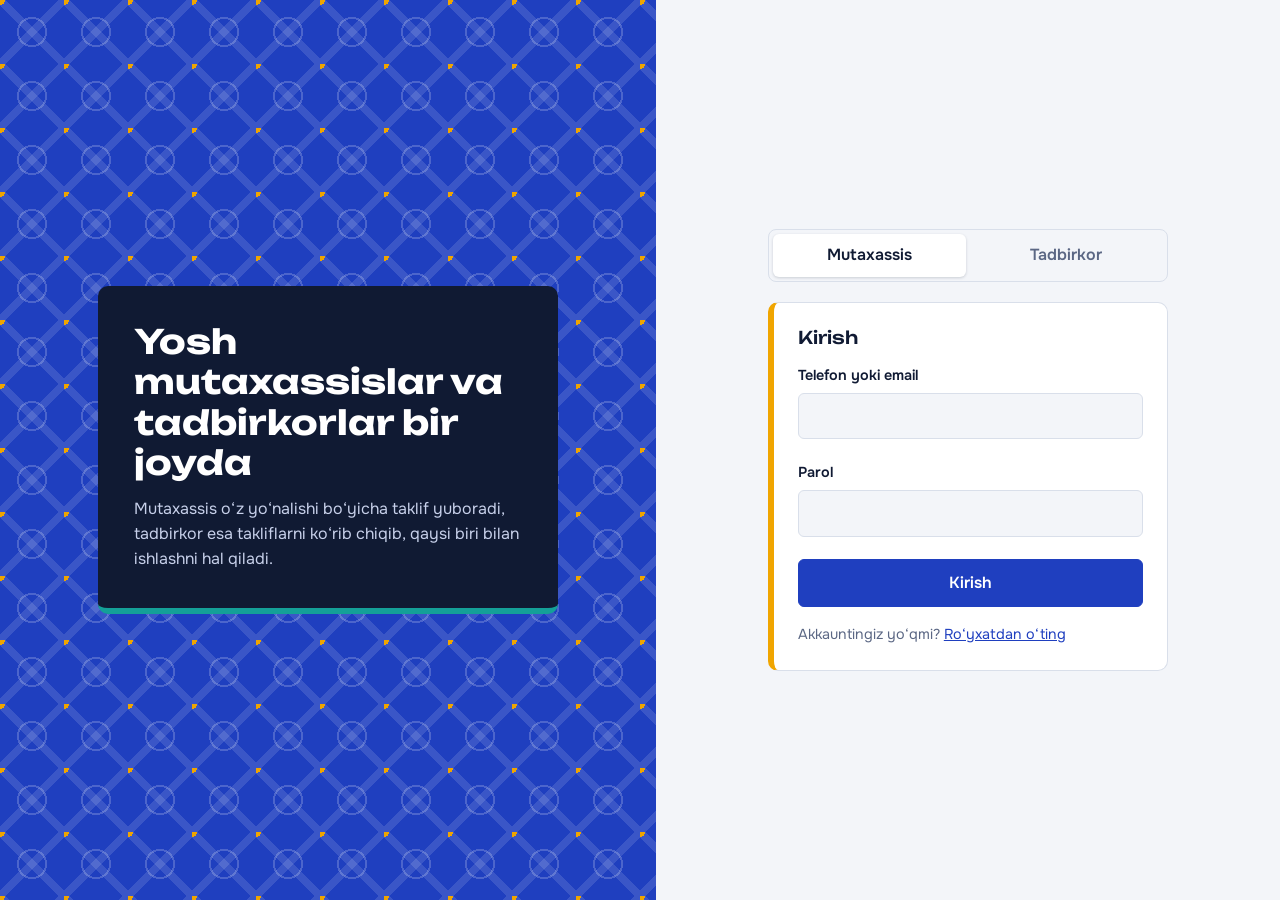
<file: index.html>
<!DOCTYPE html>
<html lang="uz">

<head>
    <meta charset="UTF-8">
    <meta name="viewport" content="width=device-width, initial-scale=1.0">
    <link rel="preconnect" href="https://fonts.googleapis.com">
    <link rel="preconnect" href="https://fonts.gstatic.com" crossorigin>
    <link
        href="https://fonts.googleapis.com/css2?family=Onest:wght@400;500;600&family=Unbounded:wght@500;700&display=swap"
        rel="stylesheet">
    <link rel="stylesheet" href="style.css">
    <title>Kirish</title>
</head>

<body>
    <main class="auth">
        <section class="hero">
            <div class="hero-card">
                <h1>Yosh mutaxassislar va tadbirkorlar bir joyda</h1>
                <p>Mutaxassis o‘z yo‘nalishi bo‘yicha taklif yuboradi, tadbirkor esa takliflarni ko‘rib chiqib, qaysi
                    biri bilan ishlashni hal qiladi.</p>
            </div>
        </section>

        <section class="panel">
            <div class="panel-inner">
                <div class="segmented" role="group" aria-label="Kim sifatida kirasiz">
                    <button type="button" data-role="mutaxassis" aria-pressed="true">Mutaxassis</button>
                    <button type="button" data-role="tadbirkor" aria-pressed="false">Tadbirkor</button>
                </div>

                <form id="authForm" class="form" novalidate>
                    <h2 id="formTitle">Kirish</h2>
                    <div class="field" id="nameField" hidden>
                        <label for="name" id="nameLabel">Ism va familiya</label>
                        <input id="name" name="name" type="text" autocomplete="name">
                        <small class="error" data-for="name"></small>
                    </div>
                    <div class="field">
                        <label for="login" id="loginLabel">Telefon yoki email</label>
                        <input id="login" name="login" type="text" autocomplete="username">
                        <small class="error" data-for="login"></small>
                    </div>
                    <div class="field">
                        <label for="pass">Parol</label>
                        <input id="pass" name="pass" type="password" autocomplete="current-password">
                        <small class="error" data-for="pass"></small>
                    </div>
                    <button type="submit" class="btn" id="submitBtn">Kirish</button>
                    <p class="switch-line" id="switchLine">Akkauntingiz yo‘qmi? <button type="button"
                            id="switchBtn">Ro‘yxatdan o‘ting</button></p>
                </form>
            </div>
        </section>
    </main>
    <script src="auth.js"></script>
    <script src="index.js"></script>
</body>

</html>
</file>
<file: style.css>
:root {
  --bg: #f3f5f9;
  --surface: #ffffff;
  --ink: #101a33;
  --muted: #5b6784;
  --line: #d9dfea;
  --brand: #1f3fbf;
  --brand-dark: #162f94;
  --link: #1f3fbf;
}

@media (prefers-color-scheme: dark) {
  :root {
    --bg: #0b1226;
    --surface: #131c38;
    --ink: #e9edf8;
    --muted: #9aa6c4;
    --line: #26325a;
    --brand: #5b7bff;
    --brand-dark: #7c95ff;
    --link: #8aa0ff;
  }
}
* {
  margin: 0;
  padding: 0;
  box-sizing: border-box;
}

body {
  font-family: "Onest", system-ui, -apple-system, "Segoe UI", sans-serif;
  background: var(--bg);
  color: var(--ink);
  line-height: 1.55;
}

h1, h2 {
  font-family: "Unbounded", "Onest", sans-serif;
  line-height: 1.2;
}

h1 {
  font-weight: 700;
  font-size: clamp(1.5rem, 3vw, 2.1rem);
}

h2 {
  font-weight: 500;
  font-size: 1.1rem;
}

a {
  color: var(--link);
}

[hidden] {
  display: none !important;
}

.field {
  display: grid;
  gap: 6px;
}
.field label {
  font-weight: 600;
  font-size: 0.9rem;
}

input, select, textarea {
  font: inherit;
  color: inherit;
  width: 100%;
  background: var(--bg);
  border: 1px solid var(--line);
  border-radius: 6px;
  padding: 10px 12px;
}
input:focus-visible, select:focus-visible, textarea:focus-visible {
  outline: 3px solid #f0a500;
  outline-offset: 2px;
}

textarea {
  resize: vertical;
}

.field.invalid :is(input, select, textarea) {
  border-color: #b3261e;
}

.error {
  color: #b3261e;
  font-size: 0.82rem;
  min-height: 0;
}

.hint {
  color: var(--muted);
  font-size: 0.8rem;
  justify-self: end;
}

.btn {
  font: inherit;
  font-weight: 600;
  cursor: pointer;
  text-decoration: none;
  display: inline-block;
  text-align: center;
  background: var(--brand);
  color: #fff;
  border: 1px solid var(--brand);
  border-radius: 6px;
  padding: 11px 20px;
  transition: background 0.15s;
}
.btn:focus-visible {
  outline: 3px solid #f0a500;
  outline-offset: 2px;
}
.btn:hover {
  background: var(--brand-dark);
}
.btn.ghost {
  background: transparent;
  color: var(--ink);
  border-color: var(--line);
}
.btn.ghost:hover {
  background: var(--bg);
}
.btn.small {
  padding: 7px 14px;
  font-size: 0.9rem;
}

.status {
  min-height: 1.4em;
  font-size: 0.9rem;
  color: #157a3c;
}

.auth {
  display: grid;
  grid-template-columns: 1.05fr 1fr;
  min-height: 100vh;
}
@media (max-width: 860px) {
  .auth {
    grid-template-columns: 1fr;
  }
}

.hero {
  display: grid;
  place-items: center;
  padding: 40px;
  background-color: #1f3fbf;
  background-image: radial-gradient(circle at 0 0, #f0a500 0 5px, transparent 5px), radial-gradient(circle at 50% 50%, transparent 0 13px, rgba(255, 255, 255, 0.2) 13px 15px, transparent 15px), linear-gradient(45deg, transparent 46%, rgba(255, 255, 255, 0.12) 46% 54%, transparent 54%), linear-gradient(-45deg, transparent 46%, rgba(255, 255, 255, 0.12) 46% 54%, transparent 54%);
  background-size: 64px 64px;
}
@media (max-width: 860px) {
  .hero {
    padding: 28px 20px;
  }
}
.hero-card {
  background: #101a33;
  color: #fff;
  border-radius: 10px;
  padding: 36px;
  max-width: 460px;
  border-bottom: 6px solid #14a098;
}
.hero-card h1 {
  margin-bottom: 14px;
}
.hero-card p {
  color: #c7d0ea;
}
@media (max-width: 860px) {
  .hero-card {
    padding: 24px;
  }
}

.panel {
  display: grid;
  place-items: center;
  padding: 40px 24px;
}

.panel-inner {
  width: 100%;
  max-width: 400px;
  display: grid;
  gap: 20px;
}

.segmented {
  display: grid;
  grid-template-columns: 1fr 1fr;
  padding: 4px;
  gap: 4px;
  background: var(--bg);
  border: 1px solid var(--line);
  border-radius: 8px;
}
.segmented button {
  font: inherit;
  font-weight: 600;
  padding: 9px;
  border: 0;
  border-radius: 6px;
  background: transparent;
  color: var(--muted);
  cursor: pointer;
}
.segmented button:focus-visible {
  outline: 3px solid #f0a500;
  outline-offset: 2px;
}
.segmented button[aria-pressed=true] {
  background: var(--surface);
  color: var(--ink);
  box-shadow: 0 1px 3px rgba(16, 26, 51, 0.18);
}

.form {
  background: var(--surface);
  border: 1px solid var(--line);
  border-radius: 10px;
  padding: 24px;
  display: grid;
  gap: 16px;
  border-left: 6px solid #f0a500;
}

.switch-line {
  font-size: 0.9rem;
  color: var(--muted);
}
.switch-line button {
  font: inherit;
  background: none;
  border: 0;
  color: var(--link);
  text-decoration: underline;
  cursor: pointer;
}

.demo {
  font-size: 0.82rem;
  color: var(--muted);
}

.topbar {
  display: flex;
  align-items: center;
  justify-content: space-between;
  gap: 12px;
  flex-wrap: wrap;
  background: #101a33;
  color: #fff;
  padding: 12px 24px;
  border-bottom: 4px solid #14a098;
}
.topbar .brand {
  font-family: "Unbounded", sans-serif;
  font-weight: 500;
  font-size: 0.95rem;
}
.topbar .who {
  display: flex;
  align-items: center;
  gap: 12px;
  font-size: 0.9rem;
  color: #c7d0ea;
}
.topbar .btn.ghost {
  color: #fff;
  border-color: rgba(255, 255, 255, 0.35);
}
.topbar .btn.ghost:hover {
  background: rgba(255, 255, 255, 0.1);
}

.page {
  max-width: 1120px;
  margin: 0 auto;
  padding: 36px 24px 80px;
}

.page-head {
  margin-bottom: 24px;
}
.page-head p {
  color: var(--muted);
  margin-top: 6px;
  max-width: 60ch;
}

.cols {
  display: grid;
  grid-template-columns: minmax(300px, 420px) 1fr;
  gap: 36px;
  align-items: start;
}
@media (max-width: 860px) {
  .cols {
    grid-template-columns: 1fr;
  }
}

.cols.wide {
  grid-template-columns: 1fr 300px;
}
@media (max-width: 860px) {
  .cols.wide {
    grid-template-columns: 1fr;
  }
}

.sticky {
  position: sticky;
  top: 20px;
}
@media (max-width: 860px) {
  .sticky {
    position: static;
  }
}

.row {
  display: grid;
  grid-template-columns: 1fr 1fr;
  gap: 12px;
}
@media (max-width: 440px) {
  .row {
    grid-template-columns: 1fr;
  }
}

.section-title {
  display: flex;
  align-items: center;
  gap: 10px;
  margin-bottom: 16px;
}

.count {
  background: var(--ink);
  color: var(--bg);
  border-radius: 99px;
  font: 500 0.8rem "Onest", sans-serif;
  padding: 2px 10px;
}

.stats {
  display: grid;
  grid-template-columns: repeat(auto-fit, minmax(160px, 1fr));
  gap: 12px;
  margin-bottom: 28px;
}

.stat {
  background: var(--surface);
  border: 1px solid var(--line);
  border-radius: 10px;
  border-top: 4px solid var(--line);
  padding: 14px 16px;
}
.stat b {
  display: block;
  font: 500 1.8rem "Unbounded", sans-serif;
}
.stat span {
  color: var(--muted);
  font-size: 0.88rem;
}
.stat.st-yangi {
  border-top-color: #f0a500;
}
.stat.st-korish {
  border-top-color: #1f3fbf;
}
.stat.st-qabul {
  border-top-color: #157a3c;
}
.stat.st-rad {
  border-top-color: #8a93a8;
}

.bars {
  background: var(--surface);
  border: 1px solid var(--line);
  border-radius: 10px;
  padding: 18px;
  display: grid;
  gap: 12px;
}
.bars h2 {
  margin-bottom: 4px;
}

.bar {
  display: grid;
  gap: 4px;
  font-size: 0.88rem;
}
.bar .meta {
  display: flex;
  justify-content: space-between;
}
.bar .track {
  height: 8px;
  background: var(--bg);
  border-radius: 99px;
  overflow: hidden;
}
.bar .fill {
  height: 100%;
  background: #14a098;
  border-radius: 99px;
}

.toolbar {
  display: grid;
  grid-template-columns: 2fr 1fr 1fr;
  gap: 10px;
  margin-bottom: 16px;
}
@media (max-width: 860px) {
  .toolbar {
    grid-template-columns: 1fr;
  }
}

.list {
  list-style: none;
  display: grid;
  gap: 14px;
}

.item {
  background: var(--surface);
  border: 1px solid var(--line);
  border-radius: 10px;
  padding: 20px;
  display: grid;
  gap: 10px;
  border-left: 5px solid var(--line);
}
.item.st-yangi {
  border-left-color: #f0a500;
}
.item.st-korish {
  border-left-color: #1f3fbf;
}
.item.st-qabul {
  border-left-color: #157a3c;
}
.item.st-rad {
  border-left-color: #8a93a8;
}
.item.st-rad {
  opacity: 0.8;
}
.item h3 {
  font-size: 1.08rem;
  line-height: 1.3;
}
.item p {
  max-width: 70ch;
  white-space: pre-wrap;
}
.item-top {
  display: flex;
  flex-wrap: wrap;
  gap: 6px 12px;
  align-items: center;
  font-size: 0.85rem;
  color: var(--muted);
}
.item-meta {
  display: grid;
  grid-template-columns: 1fr 1fr;
  gap: 10px;
}
@media (max-width: 860px) {
  .item-meta {
    grid-template-columns: 1fr;
  }
}
.item-foot {
  display: flex;
  flex-wrap: wrap;
  justify-content: space-between;
  gap: 8px;
  align-items: center;
  border-top: 1px solid var(--line);
  padding-top: 10px;
  font-size: 0.9rem;
}

.tag {
  background: #f0a500;
  color: #2a2000;
  font-weight: 600;
  border-radius: 4px;
  padding: 2px 8px;
}

.badge {
  font-weight: 600;
  font-size: 0.8rem;
  border-radius: 99px;
  padding: 2px 10px;
  color: #fff;
}
.badge.st-yangi {
  background: #f0a500;
  color: #2a2000;
}
.badge.st-korish {
  background: #1f3fbf;
}
.badge.st-qabul {
  background: #157a3c;
}
.badge.st-rad {
  background: #8a93a8;
}

.del {
  font: inherit;
  font-size: 0.85rem;
  background: none;
  border: 0;
  color: #b3261e;
  cursor: pointer;
  text-decoration: underline;
}

.empty {
  color: var(--muted);
  border: 2px dashed var(--line);
  border-radius: 10px;
  padding: 32px;
  text-align: center;
}/*# sourceMappingURL=style.css.map */
</file>
